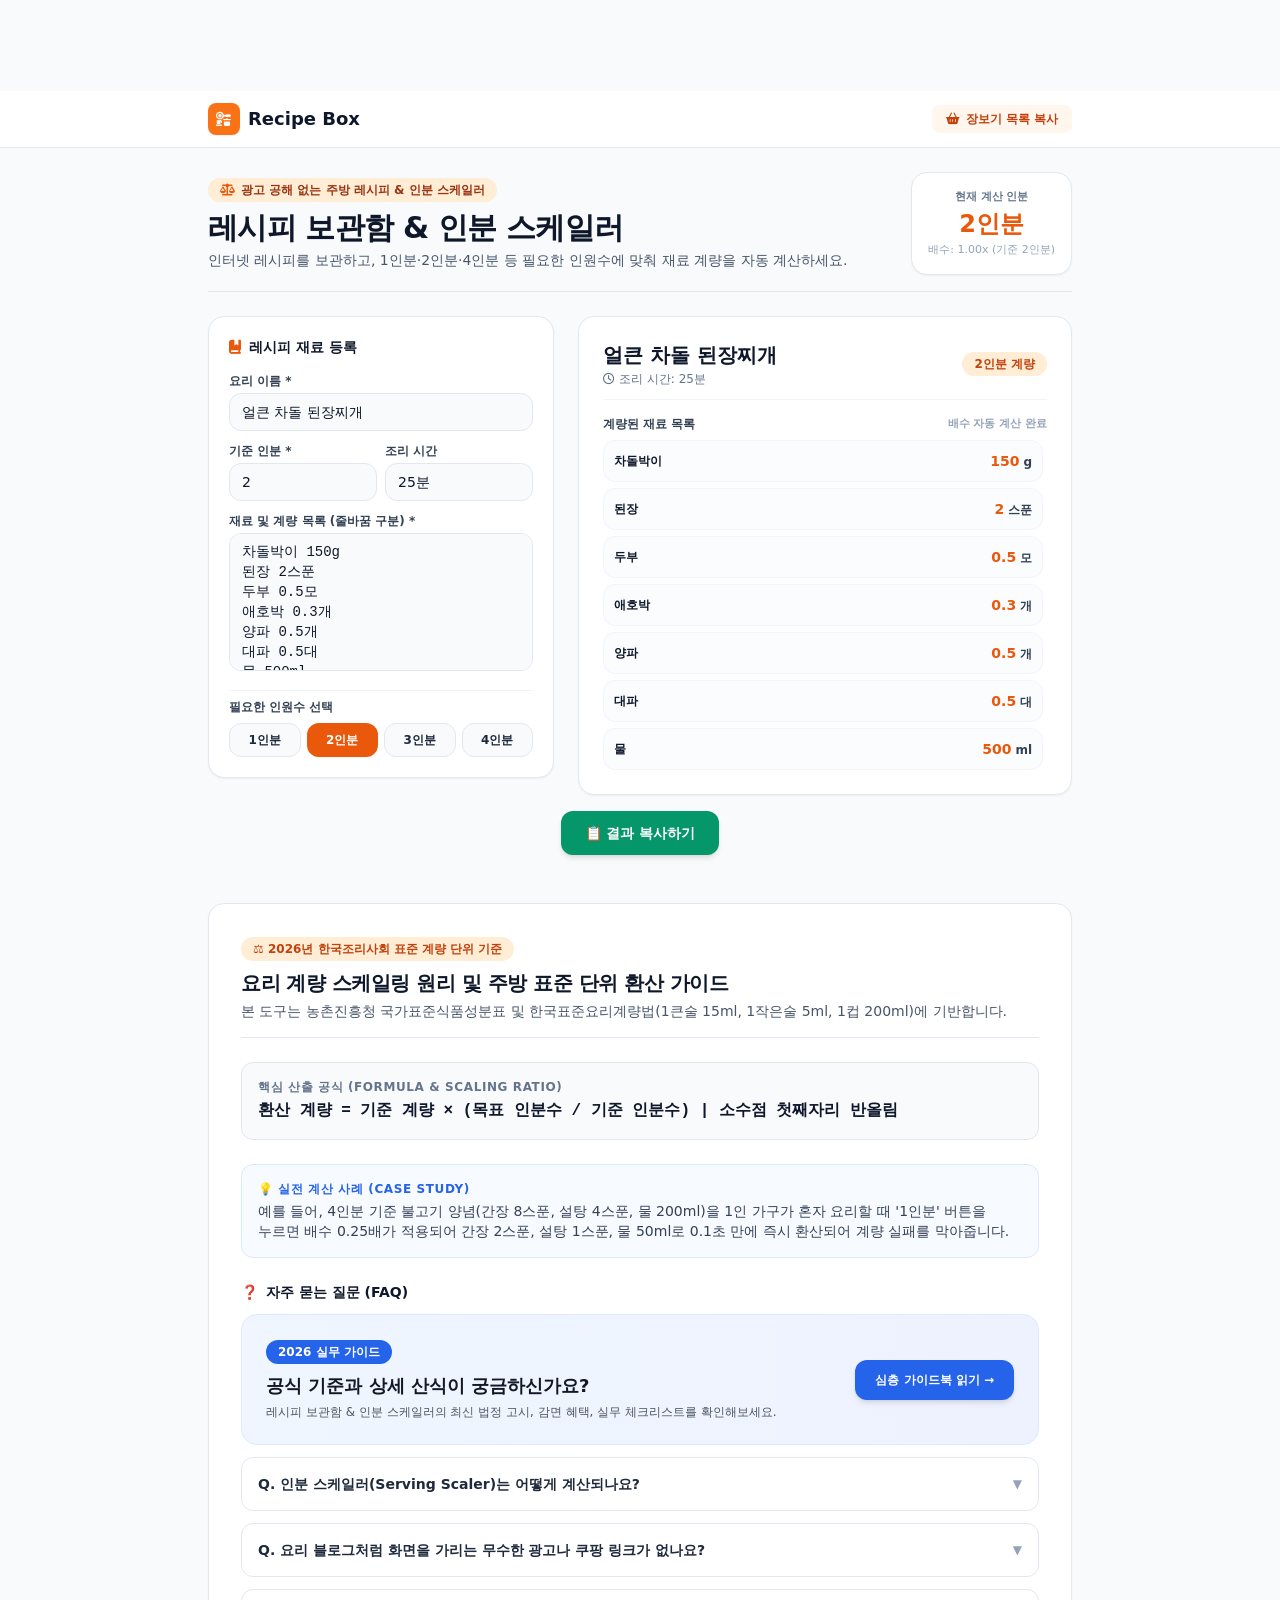
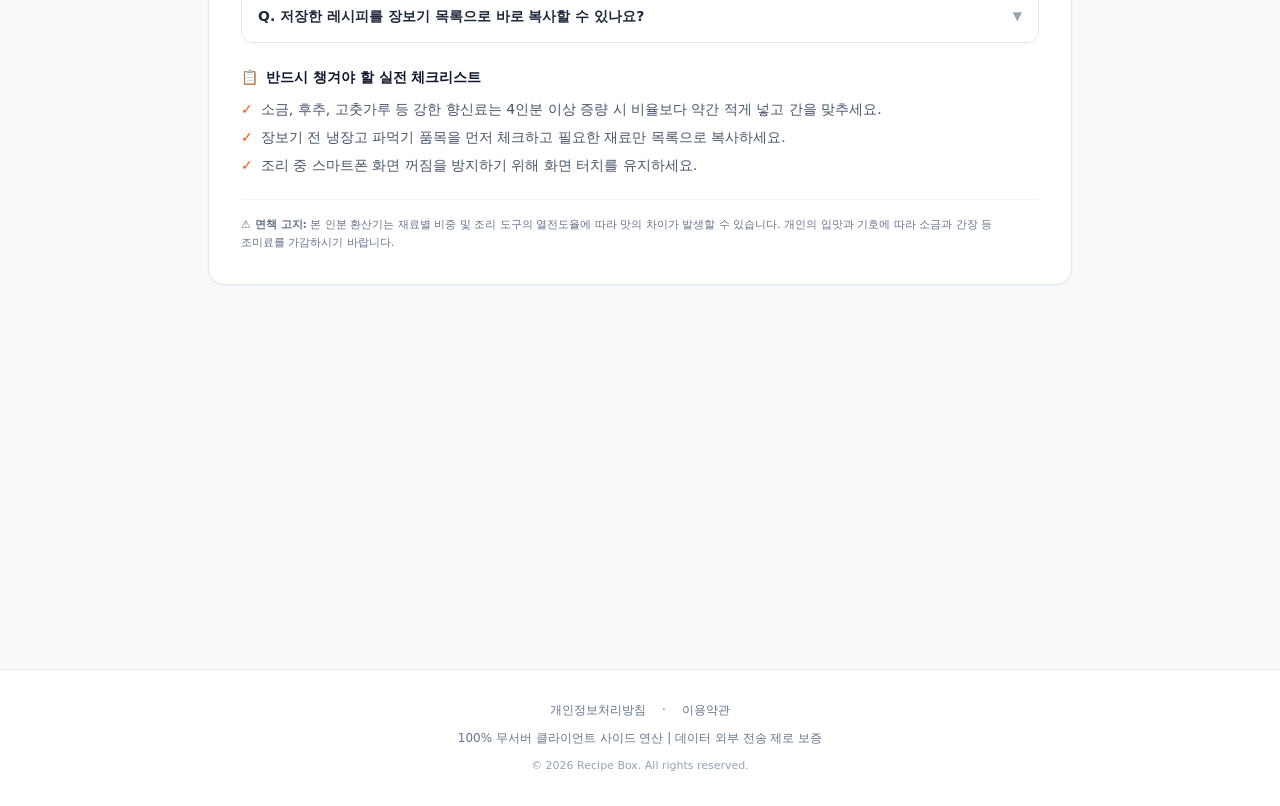
<file: index.html>
<!DOCTYPE html>
<html lang="ko">
<head>
    <meta charset="UTF-8">
    <meta name="robots" content="noindex, follow">
    <link rel="preconnect" href="https://pagead2.googlesyndication.com">
    <link rel="preconnect" href="https://cdnjs.cloudflare.com" crossorigin>

    <link href="apple-touch-icon.png" rel="apple-touch-icon" sizes="180x180"/>
    <meta content="width=device-width, initial-scale=1.0, maximum-scale=1.0, user-scalable=no" name="viewport"/>
    <title>레시피 보관함 &amp; 인분 스케일러 | 재료량 자동 계산</title>
    <meta content="요리 레시피를 깔끔하게 보관하고, 1인분·2인분·4인분 재료량을 원클릭으로 배수 자동 환산합니다." name="description"/>
    <link href="https://recipe.enjoy-onepage.com/" rel="canonical"/>
    <meta content="website" property="og:type"/>
    <meta property="og:locale" content="ko_KR">
    <meta content="https://recipe.enjoy-onepage.com/" property="og:url"/>
    <meta content="레시피 보관함 &amp; 인분 스케일러 | 재료량 자동 계산" property="og:title"/>
    <meta content="요리 레시피를 깔끔하게 보관하고, 1인분·2인분·4인분 재료량을 원클릭으로 배수 자동 환산합니다." property="og:description"/>
    <meta content="https://recipe.enjoy-onepage.com/og-image.png" property="og:image"/>
    <meta content="summary_large_image" name="twitter:card"/>
    <meta content="레시피 보관함 &amp; 인분 스케일러 | 재료량 자동 계산" name="twitter:title"/>
    <meta content="요리 레시피를 깔끔하게 보관하고, 1인분·2인분·4인분 재료량을 원클릭으로 배수 자동 환산합니다." name="twitter:description"/>
    <meta content="https://recipe.enjoy-onepage.com/og-image.png" name="twitter:image"/>
    <link href="/favicon.ico" rel="icon" type="image/x-icon"/>

    <link rel="stylesheet" href="./style.css">
    <link href="https://cdnjs.cloudflare.com/ajax/libs/font-awesome/6.4.0/css/all.min.css" rel="stylesheet"/>
    <script async crossorigin="anonymous" src="https://pagead2.googlesyndication.com/pagead/js/adsbygoogle.js?client=ca-pub-2228289204702106"></script>

    <script type="application/ld+json">
    {
      "@context": "https://schema.org",
      "@graph": [
        {
          "@type": "WebApplication",
          "@id": "https://recipe.enjoy-onepage.com/#webapp",
          "name": "Recipe Box - 레시피 보관 & 인분 스케일러",
          "url": "https://recipe.enjoy-onepage.com/",
          "applicationCategory": "LifestyleApplication",
          "operatingSystem": "All",
          "browserRequirements": "Requires JavaScript. Requires HTML5.",
          "description": "요리 블로그 광고 없이 레시피를 저장하고 인분별 재료량을 n배 환산하는 도구.",
          "image": "https://recipe.enjoy-onepage.com/og-image.png",
          "offers": { "@type": "Offer", "price": "0", "priceCurrency": "KRW" }
        },
        {
          "@type": "FAQPage",
          "@id": "https://recipe.enjoy-onepage.com/#faq",
          "mainEntity": [
            {
              "@type": "Question",
              "name": "인분 스케일러(Serving Scaler)는 어떻게 계산되나요?",
              "acceptedAnswer": {
                "@type": "Answer",
                "text": "기준 레시피(예: 4인분)의 각 재료 정량(g, ml, 스푼)에 목표 인분과의 배수 비율(목표 인분 / 기준 인분)을 즉시 곱하여 오차 없이 정확한 계량 수치를 자동 환산합니다."
              }
            },
            {
              "@type": "Question",
              "name": "요리 블로그처럼 화면을 가리는 무수한 광고나 쿠팡 링크가 없나요?",
              "acceptedAnswer": {
                "@type": "Answer",
                "text": "네, Recipe Box는 조리 중 젖은 손으로도 편하게 볼 수 있도록 오직 재료와 조리 순서만 깔끔한 카드로 표시하며 오클릭을 유도하는 침범형 광고가 전혀 없습니다."
              }
            },
            {
              "@type": "Question",
              "name": "저장한 레시피를 장보기 목록으로 바로 복사할 수 있나요?",
              "acceptedAnswer": {
                "@type": "Answer",
                "text": "네, [장보기 목록 복사] 버튼을 누르면 환산된 인분 수량에 맞춘 재료와 계량 수치가 텍스트로 정리되어 카카오톡이나 메모장에 1초 만에 공유됩니다."
              }
            }
          ]
        }
      ]
    }
    </script>

    <style id="layout-shield">
      html, body { max-width: 100%; overflow-x: hidden; }
      .manual-ad-box { width: 100%; max-width: 960px; margin-left: auto; margin-right: auto; text-align: center; overflow: hidden; }
      .manual-ad-box ins { max-width: 100% !important; overflow: hidden !important; }
      :focus-visible { outline: 2px solid #3b82f6 !important; outline-offset: 2px !important; }
      input:focus-visible, select:focus-visible, textarea:focus-visible, button:focus-visible { outline: 2px solid #2563eb !important; outline-offset: 1px !important; }
    </style>
<style id="mobile-hardening-shield">
  /* 모바일 한글 단어 단위 줄바꿈 보존 & 버튼 텍스트 단일행 쉴드 */
  body, h1, h2, h3, h4, p, span, label {
    word-break: keep-all;
    overflow-wrap: break-word;
  }
  button, [role="button"], a.btn {
    white-space: nowrap;
    word-break: keep-all;
  }
  @media (max-width: 640px) {
    input, select, textarea {
      font-size: 16px !important;
    }
    button, [role="button"], a.btn {
      min-height: 42px;
    }
  }
</style>
<script id="math-guard">
// Global Math & DOM Output Guard: prevents NaN / Infinity leaks to UI
(function() {
  const origToLocaleString = Number.prototype.toLocaleString;
  Number.prototype.toLocaleString = function(locales, options) {
    if (!Number.isFinite(this.valueOf())) return '0';
    return origToLocaleString.call(this, locales, options);
  };
  const origToFixed = Number.prototype.toFixed;
  Number.prototype.toFixed = function(digits) {
    if (!Number.isFinite(this.valueOf())) return '0';
    return origToFixed.call(this, digits);
  };
})();
</script>
<style id="ad-cls-shield">
  .ad-bottom { min-height: 280px !important; }
  .ad-bottom ins { min-height: 280px !important; }
</style>
</head>
<body class="bg-slate-50 text-slate-800 antialiased font-sans min-h-screen flex flex-col justify-between">
    <div class="manual-ad-box ad-top-banner" style="width: 100%; max-width: 960px; margin: 8px auto 16px; text-align: center;">
        <ins class="adsbygoogle" data-ad-client="ca-pub-2228289204702106" data-ad-format="horizontal" data-ad-slot="3824727725" data-full-width-responsive="true" style="display:inline-block;width:100%;height:60px;"></ins>
        <script>(adsbygoogle = window.adsbygoogle || []).push({});</script>
    </div>

    <header class="bg-white border-b border-slate-200 sticky top-0 z-40">
        <div class="max-w-4xl mx-auto px-4 py-3 flex items-center justify-between">
            <a href="/" class="flex items-center gap-2 text-slate-900 font-bold text-lg hover:text-orange-600 transition">
                <span class="w-8 h-8 rounded-lg bg-orange-500 text-white flex items-center justify-center font-black text-sm shadow-sm"><i class="fa-solid fa-kitchen-set"></i></span>
                <span>Recipe Box</span>
            </a>
            <div class="flex items-center gap-2">
                <button id="copyGroceryBtn" class="px-3.5 py-1.5 text-xs font-bold bg-orange-50 hover:bg-orange-100 text-orange-700 rounded-lg transition flex items-center gap-1.5 whitespace-nowrap" aria-label="장보기 목록 복사">
                    <i class="fa-solid fa-basket-shopping"></i><span>장보기 목록 복사</span>
                </button>
            </div>
        </div>
    </header>

    <section class="max-w-4xl mx-auto px-4 pt-6 pb-2 w-full">
        <div class="border-b border-slate-200 pb-4 flex flex-col md:flex-row md:items-center justify-between gap-4">
            <div>
                <div class="inline-flex items-center gap-1.5 px-3 py-1 rounded-full text-xs font-semibold bg-orange-100 text-orange-800 mb-2">
                    <i class="fa-solid fa-scale-balanced text-orange-600"></i><span>광고 공해 없는 주방 레시피 & 인분 스케일러</span>
                </div>
                <h1 class="text-2xl sm:text-3xl font-black text-slate-900 tracking-tight">
                    레시피 보관함 & 인분 스케일러
                </h1>
                <p class="text-slate-600 text-xs sm:text-sm mt-1">
                    인터넷 레시피를 보관하고, 1인분·2인분·4인분 등 필요한 인원수에 맞춰 재료 계량을 자동 계산하세요.
                </p>
            </div>
            <!-- Serving Selector Badge -->
            <div class="bg-white border border-slate-200 rounded-2xl p-3 sm:p-4 text-center min-w-[150px] shadow-sm">
                <div class="text-[11px] font-bold text-slate-500">현재 계산 인분</div>
                <div class="text-2xl font-black text-orange-600 mt-0.5" id="currentServingText">2인분</div>
                <div class="text-[11px] text-slate-400 mt-0.5" id="scaleRatioSub">배수: 1.0x (기준 2인분)</div>
            </div>
        </div>
    </section>

    <!-- Workspace: 1:1 Left Form, Right Scaled Recipe Card (Sticky) -->
    <main class="max-w-4xl mx-auto px-4 py-4 w-full flex-grow">
        <div class="grid grid-cols-1 lg:grid-cols-12 gap-6 items-start">
            <!-- Left 5 cols: Recipe Form -->
            <section class="lg:col-span-5 bg-white rounded-2xl p-5 border border-slate-200 shadow-sm space-y-4">
                <h2 class="text-sm font-bold text-slate-900 flex items-center gap-2">
                    <i class="fa-solid fa-book-bookmark text-orange-600"></i>레시피 재료 등록
                </h2>

                <div class="space-y-3">
                    <div>
                        <label for="recipeTitle" class="block text-xs font-bold text-slate-700 mb-1">요리 이름 *</label>
                        <input type="text" id="recipeTitle" value="얼큰 차돌 된장찌개" class="w-full text-base sm:text-sm px-3 py-2 bg-slate-50 border border-slate-200 rounded-xl focus:outline-none focus:ring-2 focus:ring-orange-500 font-medium text-slate-900" aria-label="요리 이름">
                    </div>

                    <div class="grid grid-cols-2 gap-2">
                        <div>
                            <label for="baseServings" class="block text-xs font-bold text-slate-700 mb-1">기준 인분 *</label>
                            <input type="number" id="baseServings" value="2" min="1" max="20" class="w-full text-base sm:text-sm px-3 py-2 bg-slate-50 border border-slate-200 rounded-xl focus:outline-none focus:ring-2 focus:ring-orange-500 font-medium text-slate-900" aria-label="기준 인분" inputmode="numeric">
                        </div>
                        <div>
                            <label for="cookingTime" class="block text-xs font-bold text-slate-700 mb-1">조리 시간</label>
                            <input type="text" id="cookingTime" value="25분" class="w-full text-base sm:text-sm px-3 py-2 bg-slate-50 border border-slate-200 rounded-xl focus:outline-none focus:ring-2 focus:ring-orange-500 font-medium text-slate-900" aria-label="조리 시간">
                        </div>
                    </div>

                    <div>
                        <label for="ingredientsRaw" class="block text-xs font-bold text-slate-700 mb-1">재료 및 계량 목록 (줄바꿈 구분) *</label>
                        <textarea id="ingredientsRaw" rows="6" class="w-full text-base sm:text-sm px-3 py-2 bg-slate-50 border border-slate-200 rounded-xl focus:outline-none focus:ring-2 focus:ring-orange-500 font-medium text-slate-900 resize-none font-mono text-xs leading-relaxed" aria-label="재료 목록">차돌박이 150g&#10;된장 2스푼&#10;두부 0.5모&#10;애호박 0.3개&#10;양파 0.5개&#10;대파 0.5대&#10;물 500ml</textarea>
                    </div>

                    <!-- Target Serving Multiplier Buttons -->
                    <div class="pt-2 border-t border-slate-100">
                        <label class="block text-xs font-bold text-slate-700 mb-2">필요한 인원수 선택</label>
                        <div class="grid grid-cols-4 gap-1.5 text-xs font-bold text-center">
                            <button type="button" class="serv-btn py-2 rounded-xl border border-slate-200 bg-slate-50 hover:bg-orange-50 transition whitespace-nowrap" data-serv="1">1인분</button>
                            <button type="button" class="serv-btn py-2 rounded-xl bg-orange-600 text-white shadow-sm transition whitespace-nowrap" data-serv="2">2인분</button>
                            <button type="button" class="serv-btn py-2 rounded-xl border border-slate-200 bg-slate-50 hover:bg-orange-50 transition whitespace-nowrap" data-serv="3">3인분</button>
                            <button type="button" class="serv-btn py-2 rounded-xl border border-slate-200 bg-slate-50 hover:bg-orange-50 transition whitespace-nowrap" data-serv="4">4인분</button>
                        </div>
                    </div>
                </div>
            </section>

            <!-- Right 7 cols: Scaled Ingredients View (Sticky) -->
            <section class="lg:col-span-7 space-y-4">
                <div class="bg-white rounded-2xl p-6 border border-slate-200 shadow-sm space-y-4">
                    <div class="flex items-center justify-between border-b border-slate-100 pb-3">
                        <div>
                            <h3 class="text-xl font-black text-slate-900" id="viewTitle">얼큰 차돌 된장찌개</h3>
                            <div class="text-xs text-slate-500 mt-0.5"><i class="fa-regular fa-clock mr-1"></i>조리 시간: <span id="viewTime">25분</span></div>
                        </div>
                        <span class="text-xs font-black px-3 py-1 rounded-full bg-orange-100 text-orange-700" id="viewServingBadge">2인분 계량</span>
                    </div>

                    <!-- Scaled Ingredients Table -->
                    <div>
                        <div class="text-xs font-bold text-slate-700 mb-2 flex items-center justify-between">
                            <span>계량된 재료 목록</span>
                            <span class="text-[11px] text-slate-400">배수 자동 계산 완료</span>
                        </div>
                        <div id="scaledListContainer" class="space-y-1.5 max-h-[380px] overflow-y-auto pr-1">
                            <!-- Dynamic Scaled Ingredients -->
                        </div>
                    </div>
                </div>
            </section>
        </div>
    
      <div class="mt-4 text-center">
        <button id="masterCopyBtn" onclick="copyMasterResult()" class="whitespace-nowrap w-full sm:w-auto px-6 py-3 bg-emerald-600 hover:bg-emerald-700 text-white font-bold rounded-xl shadow-md transition flex items-center justify-center gap-2 text-sm mx-auto whitespace-nowrap">
          <span>📋 결과 복사하기</span>
        </button>
      </div>

  </main>

    <!-- Toast -->
    <div id="toastNotification" class="fixed bottom-6 left-1/2 -translate-x-1/2 bg-slate-900/90 text-white text-xs sm:text-sm px-4 py-2.5 rounded-xl shadow-xl z-50 transition-opacity duration-300 opacity-0 pointer-events-none flex items-center gap-2">
        <i class="fa-solid fa-circle-check text-orange-400"></i><span id="toastMessage">안내 메시지</span>
    </div>

    <!-- 📖 E-E-A-T Guide Section (Q1~Q7) -->
    <section class="max-w-4xl mx-auto my-8 px-4">
      <div class="bg-white rounded-2xl p-6 sm:p-8 border border-slate-200 shadow-sm space-y-6">
        <div class="border-b border-slate-200 pb-4">
          <div class="inline-flex items-center gap-1.5 px-3 py-1 rounded-full text-xs font-bold bg-orange-100 text-orange-700 mb-2">
            <span>⚖️ 2026년 한국조리사회 표준 계량 단위 기준</span>
          </div>
          <h3 class="text-xl font-black text-slate-900 tracking-tight">
            요리 계량 스케일링 원리 및 주방 표준 단위 환산 가이드
          </h3>
          <p class="text-xs sm:text-sm text-slate-600 mt-1">
            본 도구는 농촌진흥청 국가표준식품성분표 및 한국표준요리계량법(1큰술 15ml, 1작은술 5ml, 1컵 200ml)에 기반합니다.
          </p>
        </div>

        <div class="p-4 bg-slate-50 rounded-xl border border-slate-200">
          <div class="text-xs font-bold text-slate-500 uppercase tracking-wider mb-1">핵심 산출 공식 (Formula & Scaling Ratio)</div>
          <div class="text-sm sm:text-base font-extrabold text-slate-900 font-mono leading-relaxed">
            환산 계량 = 기준 계량 × (목표 인분수 / 기준 인분수) | 소수점 첫째자리 반올림
          </div>
        </div>

        <div class="p-4 bg-blue-50/50 rounded-xl border border-blue-100">
          <div class="text-xs font-bold text-blue-600 uppercase tracking-wider mb-1">💡 실전 계산 사례 (Case Study)</div>
          <p class="text-xs sm:text-sm text-slate-700 leading-relaxed">
            예를 들어, 4인분 기준 불고기 양념(간장 8스푼, 설탕 4스푼, 물 200ml)을 1인 가구가 혼자 요리할 때 '1인분' 버튼을 누르면 배수 0.25배가 적용되어 간장 2스푼, 설탕 1스푼, 물 50ml로 0.1초 만에 즉시 환산되어 계량 실패를 막아줍니다.
          </p>
        </div>

        <div class="space-y-3">
          <h4 class="text-sm font-bold text-slate-900 mb-2 flex items-center gap-2"><span>❓</span> 자주 묻는 질문 (FAQ)</h4>
          
    <!-- 심층 가이드북 바로가기 (4-1-4 헌법 준수) -->
    <div class="mt-8 mb-8 p-6 bg-gradient-to-r from-blue-50 to-indigo-50 rounded-2xl border border-blue-100 flex flex-col sm:flex-row items-center justify-between gap-4">
      <div>
        <span class="inline-block px-3 py-1 bg-blue-600 text-white text-xs font-bold rounded-full mb-2">2026 실무 가이드</span>
        <h3 class="text-lg font-bold text-gray-900">공식 기준과 상세 산식이 궁금하신가요?</h3>
        <p class="text-xs text-gray-600 mt-1">레시피 보관함 & 인분 스케일러의 최신 법정 고시, 감면 혜택, 실무 체크리스트를 확인해보세요.</p>
      </div>
      <a href="/guides/guide.html" class="whitespace-nowrap px-5 py-3 bg-blue-600 hover:bg-blue-700 text-white font-bold rounded-xl shadow-md transition flex items-center gap-2 text-xs shrink-0">
        심층 가이드북 읽기 &rarr;
      </a>
    </div>

    <details class="group border border-slate-200 rounded-xl p-4">
            <summary class="flex items-center justify-between cursor-pointer font-bold text-sm text-slate-800">
              <span>Q. 인분 스케일러(Serving Scaler)는 어떻게 계산되나요?</span>
              <span class="transition group-open:rotate-180 text-slate-400 text-xs">▼</span>
            </summary>
            <div class="text-xs text-slate-600 mt-3 leading-relaxed border-t border-slate-100 pt-3">
              기준 레시피(예: 4인분)의 각 재료 정량(g, ml, 스푼)에 목표 인분과의 배수 비율(목표 인분 / 기준 인분)을 즉시 곱하여 오차 없이 정확한 계량 수치를 자동 환산합니다.
            </div>
          </details>
          <details class="group border border-slate-200 rounded-xl p-4">
            <summary class="flex items-center justify-between cursor-pointer font-bold text-sm text-slate-800">
              <span>Q. 요리 블로그처럼 화면을 가리는 무수한 광고나 쿠팡 링크가 없나요?</span>
              <span class="transition group-open:rotate-180 text-slate-400 text-xs">▼</span>
            </summary>
            <div class="text-xs text-slate-600 mt-3 leading-relaxed border-t border-slate-100 pt-3">
              네, Recipe Box는 조리 중 젖은 손으로도 편하게 볼 수 있도록 오직 재료와 조리 순서만 깔끔한 카드로 표시하며 오클릭을 유도하는 침범형 광고가 전혀 없습니다.
            </div>
          </details>
          <details class="group border border-slate-200 rounded-xl p-4">
            <summary class="flex items-center justify-between cursor-pointer font-bold text-sm text-slate-800">
              <span>Q. 저장한 레시피를 장보기 목록으로 바로 복사할 수 있나요?</span>
              <span class="transition group-open:rotate-180 text-slate-400 text-xs">▼</span>
            </summary>
            <div class="text-xs text-slate-600 mt-3 leading-relaxed border-t border-slate-100 pt-3">
              네, [장보기 목록 복사] 버튼을 누르면 환산된 인분 수량에 맞춘 재료와 계량 수치가 텍스트로 정리되어 카카오톡이나 메모장에 1초 만에 공유됩니다.
            </div>
          </details>
        </div>

        <div>
          <h4 class="text-sm font-bold text-slate-900 mb-3 flex items-center gap-2">
            <span>📋</span> 반드시 챙겨야 할 실전 체크리스트
          </h4>
          <ul class="text-xs sm:text-sm text-slate-600 space-y-2">
            <li class="flex items-start gap-2"><span class="text-orange-600 font-bold">✓</span><span>소금, 후추, 고춧가루 등 강한 향신료는 4인분 이상 증량 시 비율보다 약간 적게 넣고 간을 맞추세요.</span></li>
            <li class="flex items-start gap-2"><span class="text-orange-600 font-bold">✓</span><span>장보기 전 냉장고 파먹기 품목을 먼저 체크하고 필요한 재료만 목록으로 복사하세요.</span></li>
            <li class="flex items-start gap-2"><span class="text-orange-600 font-bold">✓</span><span>조리 중 스마트폰 화면 꺼짐을 방지하기 위해 화면 터치를 유지하세요.</span></li>
          </ul>
        </div>

        <div class="pt-4 border-t border-slate-100 text-[11px] text-slate-500 leading-relaxed">
          <strong>⚠️ 면책 고지:</strong> 본 인분 환산기는 재료별 비중 및 조리 도구의 열전도율에 따라 맛의 차이가 발생할 수 있습니다. 개인의 입맛과 기호에 따라 소금과 간장 등 조미료를 가감하시기 바랍니다.
        </div>
      </div>
    </section>

    <!-- ADSENSE START: mid -->
<div class="ad-box ad-mid" style="width:100%;box-sizing:border-box;max-width:1080px;margin:16px auto;padding:0 14px;text-align:center;">
  <ins class="adsbygoogle" style="display:block" data-ad-client="ca-pub-2228289204702106" data-ad-slot="1186914926" data-ad-format="auto" data-full-width-responsive="true"></ins>
  <script>(adsbygoogle = window.adsbygoogle || []).push({});</script>
</div>
<!-- ADSENSE END: mid -->

<div class="manual-ad-box ad-bottom-banner" style="width: 100%; max-width: 960px; margin: 24px auto 16px; text-align: center;min-height:280px;">
        <ins class="adsbygoogle" data-ad-client="ca-pub-2228289204702106" data-ad-format="auto" data-ad-slot="3416334507" data-full-width-responsive="true" style="display:block;min-height:280px;"></ins>
        <script>(adsbygoogle = window.adsbygoogle || []).push({});</script>
    </div>


<footer class="border-t border-slate-200 bg-white py-8 px-4 text-center">
        <div class="max-w-4xl mx-auto text-xs text-slate-500 space-y-3">
            <div class="flex flex-wrap justify-center gap-4 text-xs font-medium">
                <a class="hover:text-orange-600 transition" href="/privacy.html">개인정보처리방침</a>
                <span>·</span>
                <a class="hover:text-orange-600 transition" href="/terms.html">이용약관</a>
            </div>
            <p>100% 무서버 클라이언트 사이드 연산 | 데이터 외부 전송 제로 보증</p>
            <p class="text-[11px] text-slate-400">© 2026 Recipe Box. All rights reserved.</p>
        </div>
    </footer>

    <script>
        const STORAGE_KEY = 'enjoy_recipe_box_v1';
        let recipe = {
            title: '얼큰 차돌 된장찌개',
            baseServings: 2,
            targetServings: 2,
            time: '25분',
            ingredients: [
                { name: '차돌박이', amount: 150, unit: 'g' },
                { name: '된장', amount: 2, unit: '스푼' },
                { name: '두부', amount: 0.5, unit: '모' },
                { name: '애호박', amount: 0.3, unit: '개' },
                { name: '양파', amount: 0.5, unit: '개' },
                { name: '대파', amount: 0.5, unit: '대' },
                { name: '물', amount: 500, unit: 'ml' }
            ]
        };

        function showToast(msg) {
            const toast = document.getElementById('toastNotification');
            const toastMsg = document.getElementById('toastMessage');
            if (toast && toastMsg) {
                toastMsg.textContent = msg;
                toast.classList.remove('opacity-0', 'pointer-events-none');
                setTimeout(() => toast.classList.add('opacity-0', 'pointer-events-none'), 2200);
            }
        }

        function parseRawIngredients(raw) {
            const lines = raw.split('\n');
            const parsed = [];
            lines.forEach(line => {
                line = line.trim();
                if (!line) return;
                const match = line.match(/^(.+?)\s+([0-9.]+)\s*(.*)$/);
                if (match) {
                    parsed.push({
                        name: match[1].trim(),
                        amount: parseFloat(match[2]),
                        unit: match[3].trim()
                    });
                } else {
                    parsed.push({ name: line, amount: null, unit: '' });
                }
            });
            return parsed;
        }

        function renderScaled() {
            const baseServings = Math.max(1, parseInt(recipe.baseServings, 10) || 1);
            const ratio = (recipe.targetServings || 1) / baseServings;
            document.getElementById('currentServingText').textContent = `${recipe.targetServings}인분`;
            document.getElementById('scaleRatioSub').textContent = `배수: ${ratio.toFixed(2)}x (기준 ${recipe.baseServings}인분)`;
            document.getElementById('viewTitle').textContent = recipe.title;
            document.getElementById('viewTime').textContent = recipe.time;
            document.getElementById('viewServingBadge').textContent = `${recipe.targetServings}인분 계량`;

            const container = document.getElementById('scaledListContainer');
            container.innerHTML = '';

            recipe.ingredients.forEach(item => {
                const el = document.createElement('div');
                el.className = 'p-2.5 rounded-xl border border-slate-100 bg-slate-50/50 flex items-center justify-between text-xs';
                let amountText = '';
                if (item.amount !== null) {
                    const scaled = (item.amount * ratio);
                    const formatted = scaled % 1 === 0 ? scaled : scaled.toFixed(1);
                    amountText = `<span class="font-extrabold text-sm text-orange-600">${formatted}</span> <span class="font-bold text-slate-700">${item.unit}</span>`;
                } else {
                    amountText = `<span class="text-slate-400">적당량</span>`;
                }
                el.innerHTML = `
                    <span class="font-bold text-slate-900">${item.name}</span>
                    <div>${amountText}</div>
                `;
                container.appendChild(el);
            });
        }

        function loadData() {
            try {
                const raw = localStorage.getItem(STORAGE_KEY);
                if (raw) recipe = JSON.parse(raw);
            } catch(e) {}
            renderScaled();
        }

        function saveData() {
            try {
                localStorage.setItem(STORAGE_KEY, JSON.stringify(recipe));
            } catch(e) {}
            renderScaled();
        }

        document.getElementById('recipeTitle').addEventListener('input', (e) => {
            recipe.title = e.target.value;
            saveData();
        });
        document.getElementById('baseServings').addEventListener('input', (e) => {
            recipe.baseServings = parseInt(e.target.value, 10) || 1;
            saveData();
        });
        document.getElementById('cookingTime').addEventListener('input', (e) => {
            recipe.time = e.target.value;
            saveData();
        });
        document.getElementById('ingredientsRaw').addEventListener('input', (e) => {
            recipe.ingredients = parseRawIngredients(e.target.value);
            saveData();
        });

        document.querySelectorAll('.serv-btn').forEach(btn => {
            btn.addEventListener('click', () => {
                document.querySelectorAll('.serv-btn').forEach(b => {
                    b.className = 'serv-btn py-2 rounded-xl border border-slate-200 bg-slate-50 hover:bg-orange-50 transition';
                });
                btn.className = 'serv-btn py-2 rounded-xl bg-orange-600 text-white shadow-sm transition';
                recipe.targetServings = parseInt(btn.dataset.serv, 10);
                saveData();
                showToast(`${recipe.targetServings}인분으로 계량이 자동 환산되었습니다!`);
            });
        });

        document.getElementById('copyGroceryBtn').addEventListener('click', () => {
            const ratio = recipe.targetServings / recipe.baseServings;
            let text = `🛒 [${recipe.title}] 장보기 목록 (${recipe.targetServings}인분)
----------------------------------------
`;
            recipe.ingredients.forEach(item => {
                if (item.amount !== null) {
                    const scaled = (item.amount * ratio);
                    const formatted = scaled % 1 === 0 ? scaled : scaled.toFixed(1);
                    text += `• ${item.name}: ${formatted} ${item.unit}
`;
                } else {
                    text += `• ${item.name}
`;
                }
            });
            text += `
👉 바로가기: https://recipe.enjoy-onepage.com/`;

            navigator.clipboard.writeText(text).then(() => showToast("장보기 목록이 복사되었습니다."));
        });

        loadData();
    </script>

  <!-- 원클릭 복사 & 토스트 스크립트 (4-4 헌법 준수) -->
  <div id="masterToast" class="fixed bottom-6 left-1/2 transform -translate-x-1/2 bg-gray-900 text-white text-xs py-3 px-6 rounded-full shadow-2xl transition opacity-0 pointer-events-none z-50">
    클립보드에 복사되었습니다!
  </div>
  <script>
    function copyMasterResult() {
      var resEl = document.getElementById('result') || document.getElementById('resultCard') || document.querySelector('.result-box') || document.querySelector('main');
      var text = resEl ? (resEl.innerText || resEl.textContent) : '레시피 보관함 & 인분 스케일러 계산 결과';
      var shareText = text.trim() + "\n\n👉 레시피 보관함 & 인분 스케일러 바로가기: " + window.location.href;
      if (navigator.clipboard) {
        navigator.clipboard.writeText(shareText).then(showMasterToast);
      } else {
        var ta = document.createElement('textarea');
        ta.value = shareText;
        document.body.appendChild(ta);
        ta.select();
        document.execCommand('copy');
        document.body.removeChild(ta);
        showMasterToast();
      }
    }
    function showMasterToast() {
      var t = document.getElementById('masterToast');
      if (!t) return;
      t.classList.remove('opacity-0', 'pointer-events-none');
      t.classList.add('opacity-100');
      setTimeout(function() {
        t.classList.remove('opacity-100');
        t.classList.add('opacity-0', 'pointer-events-none');
      }, 2200);
    }
  </script>

</body>
</html>
</file>
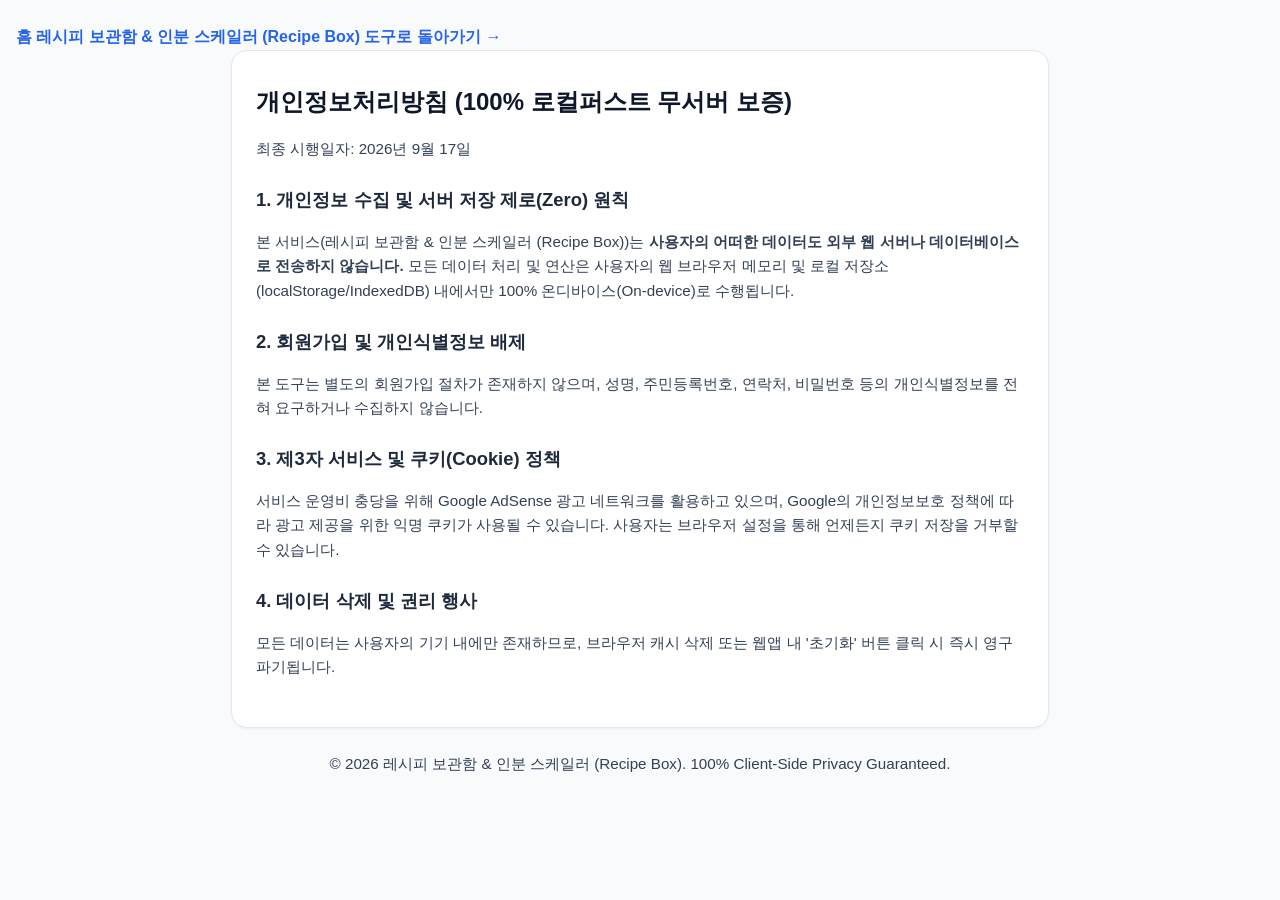
<file: privacy.html>
<!DOCTYPE html>
<html lang="ko">
<head>
  <meta charset="UTF-8">
  <meta name="robots" content="noindex, follow">
  <meta name="viewport" content="width=device-width, initial-scale=1.0">
  <title>개인정보처리방침 - 레시피 보관함 & 인분 스케일러 (Recipe Box)</title>
  <link rel="canonical" href="https://recipe.enjoy-onepage.com/privacy.html">
  <style>html, body { max-width: 100%; overflow-x: hidden; }</style>
<style>
  body { margin: 0; font-family: -apple-system, BlinkMacSystemFont, "Segoe UI", Roboto, sans-serif; background: #f8fafc; color: #1e293b; line-height: 1.6; padding: 24px 16px; }
  .wrap, .max-w-2xl, .max-w-3xl, .container, main { max-width: 768px; margin: 0 auto; background: #fff; padding: 32px 24px; border-radius: 16px; border: 1px solid #e2e8f0; box-shadow: 0 1px 3px rgba(0,0,0,0.05); }
  h1 { font-size: 1.5rem; font-weight: 800; margin-top: 0; color: #0f172a; }
  h2 { font-size: 1.15rem; font-weight: 700; margin-top: 24px; color: #1e293b; }
  p, li { font-size: 0.95rem; color: #334155; }
  a { color: #2563eb; text-decoration: none; font-weight: 600; }
  a:hover { text-decoration: underline; }
  .footer, footer { text-align: center; margin-top: 24px; font-size: 0.85rem; color: #64748b; }
</style>
</head>
<body class="bg-slate-50 text-slate-800 antialiased font-sans min-h-screen flex flex-col justify-between">
  <header class="bg-white border-b border-slate-200 sticky top-0 z-50">
    <div class="max-w-4xl mx-auto px-4 py-3 flex items-center justify-between">
      <a href="/" class="flex items-center gap-2 text-slate-900 font-bold hover:text-blue-600 transition">
        <span class="w-8 h-8 rounded-lg bg-blue-600 text-white flex items-center justify-center font-black text-sm">홈</span>
        <span>레시피 보관함 & 인분 스케일러 (Recipe Box)</span>
      </a>
      <a href="/" class="text-sm font-medium text-slate-600 hover:text-blue-600">도구로 돌아가기 →</a>
    </div>
  </header>

  <main class="max-w-4xl mx-auto px-4 py-10 flex-grow w-full">
    <div class="bg-white rounded-2xl p-6 sm:p-10 border border-slate-200 shadow-sm space-y-6">
      <h1 class="text-2xl font-black text-slate-900">개인정보처리방침 (100% 로컬퍼스트 무서버 보증)</h1>
      <p class="text-xs text-slate-500">최종 시행일자: 2026년 9월 17일</p>

      <section class="space-y-3 text-sm text-slate-700 leading-relaxed">
        <h2 class="text-base font-bold text-slate-900">1. 개인정보 수집 및 서버 저장 제로(Zero) 원칙</h2>
        <p>본 서비스(레시피 보관함 & 인분 스케일러 (Recipe Box))는 <strong>사용자의 어떠한 데이터도 외부 웹 서버나 데이터베이스로 전송하지 않습니다.</strong> 모든 데이터 처리 및 연산은 사용자의 웹 브라우저 메모리 및 로컬 저장소(localStorage/IndexedDB) 내에서만 100% 온디바이스(On-device)로 수행됩니다.</p>

        <h2 class="text-base font-bold text-slate-900">2. 회원가입 및 개인식별정보 배제</h2>
        <p>본 도구는 별도의 회원가입 절차가 존재하지 않으며, 성명, 주민등록번호, 연락처, 비밀번호 등의 개인식별정보를 전혀 요구하거나 수집하지 않습니다.</p>

        <h2 class="text-base font-bold text-slate-900">3. 제3자 서비스 및 쿠키(Cookie) 정책</h2>
        <p>서비스 운영비 충당을 위해 Google AdSense 광고 네트워크를 활용하고 있으며, Google의 개인정보보호 정책에 따라 광고 제공을 위한 익명 쿠키가 사용될 수 있습니다. 사용자는 브라우저 설정을 통해 언제든지 쿠키 저장을 거부할 수 있습니다.</p>

        <h2 class="text-base font-bold text-slate-900">4. 데이터 삭제 및 권리 행사</h2>
        <p>모든 데이터는 사용자의 기기 내에만 존재하므로, 브라우저 캐시 삭제 또는 웹앱 내 '초기화' 버튼 클릭 시 즉시 영구 파기됩니다.</p>
      </section>
    </div>
  </main>

  <footer class="border-t border-slate-200 bg-white py-6 text-center text-xs text-slate-500">
    <p>© 2026 레시피 보관함 & 인분 스케일러 (Recipe Box). 100% Client-Side Privacy Guaranteed.</p>
  </footer>
</body>
</html>
</file>
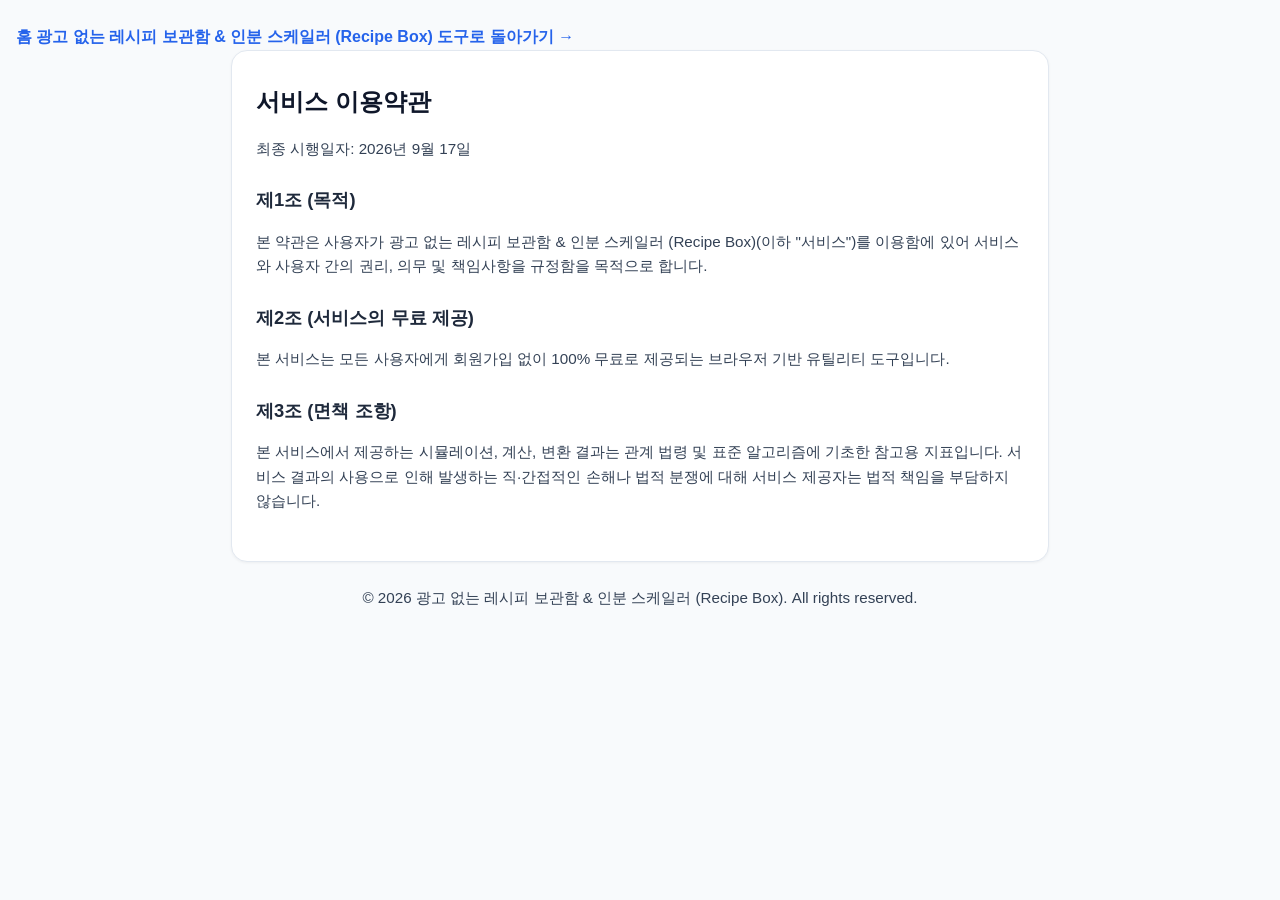
<file: terms.html>
<!DOCTYPE html>
<html lang="ko">
<head>
  <meta charset="UTF-8">
  <meta name="robots" content="noindex, follow">
  <meta name="viewport" content="width=device-width, initial-scale=1.0">
  <title>이용약관 - 광고 없는 레시피 보관함 & 인분 스케일러 (Recipe Box)</title>
  <link rel="canonical" href="https://recipe.enjoy-onepage.com/terms.html">
  <style>html, body { max-width: 100%; overflow-x: hidden; }</style>
<style>
  body { margin: 0; font-family: -apple-system, BlinkMacSystemFont, "Segoe UI", Roboto, sans-serif; background: #f8fafc; color: #1e293b; line-height: 1.6; padding: 24px 16px; }
  .wrap, .max-w-2xl, .max-w-3xl, .container, main { max-width: 768px; margin: 0 auto; background: #fff; padding: 32px 24px; border-radius: 16px; border: 1px solid #e2e8f0; box-shadow: 0 1px 3px rgba(0,0,0,0.05); }
  h1 { font-size: 1.5rem; font-weight: 800; margin-top: 0; color: #0f172a; }
  h2 { font-size: 1.15rem; font-weight: 700; margin-top: 24px; color: #1e293b; }
  p, li { font-size: 0.95rem; color: #334155; }
  a { color: #2563eb; text-decoration: none; font-weight: 600; }
  a:hover { text-decoration: underline; }
  .footer, footer { text-align: center; margin-top: 24px; font-size: 0.85rem; color: #64748b; }
</style>
</head>
<body class="bg-slate-50 text-slate-800 antialiased font-sans min-h-screen flex flex-col justify-between">
  <header class="bg-white border-b border-slate-200 sticky top-0 z-50">
    <div class="max-w-4xl mx-auto px-4 py-3 flex items-center justify-between">
      <a href="/" class="flex items-center gap-2 text-slate-900 font-bold hover:text-blue-600 transition">
        <span class="w-8 h-8 rounded-lg bg-blue-600 text-white flex items-center justify-center font-black text-sm">홈</span>
        <span>광고 없는 레시피 보관함 & 인분 스케일러 (Recipe Box)</span>
      </a>
      <a href="/" class="text-sm font-medium text-slate-600 hover:text-blue-600">도구로 돌아가기 →</a>
    </div>
  </header>

  <main class="max-w-4xl mx-auto px-4 py-10 flex-grow w-full">
    <div class="bg-white rounded-2xl p-6 sm:p-10 border border-slate-200 shadow-sm space-y-6">
      <h1 class="text-2xl font-black text-slate-900">서비스 이용약관</h1>
      <p class="text-xs text-slate-500">최종 시행일자: 2026년 9월 17일</p>

      <section class="space-y-3 text-sm text-slate-700 leading-relaxed">
        <h2 class="text-base font-bold text-slate-900">제1조 (목적)</h2>
        <p>본 약관은 사용자가 광고 없는 레시피 보관함 & 인분 스케일러 (Recipe Box)(이하 "서비스")를 이용함에 있어 서비스와 사용자 간의 권리, 의무 및 책임사항을 규정함을 목적으로 합니다.</p>

        <h2 class="text-base font-bold text-slate-900">제2조 (서비스의 무료 제공)</h2>
        <p>본 서비스는 모든 사용자에게 회원가입 없이 100% 무료로 제공되는 브라우저 기반 유틸리티 도구입니다.</p>

        <h2 class="text-base font-bold text-slate-900">제3조 (면책 조항)</h2>
        <p>본 서비스에서 제공하는 시뮬레이션, 계산, 변환 결과는 관계 법령 및 표준 알고리즘에 기초한 참고용 지표입니다. 서비스 결과의 사용으로 인해 발생하는 직·간접적인 손해나 법적 분쟁에 대해 서비스 제공자는 법적 책임을 부담하지 않습니다.</p>
      </section>
    </div>
  </main>

  <footer class="border-t border-slate-200 bg-white py-6 text-center text-xs text-slate-500">
    <p>© 2026 광고 없는 레시피 보관함 & 인분 스케일러 (Recipe Box). All rights reserved.</p>
  </footer>
</body>
</html>
</file>
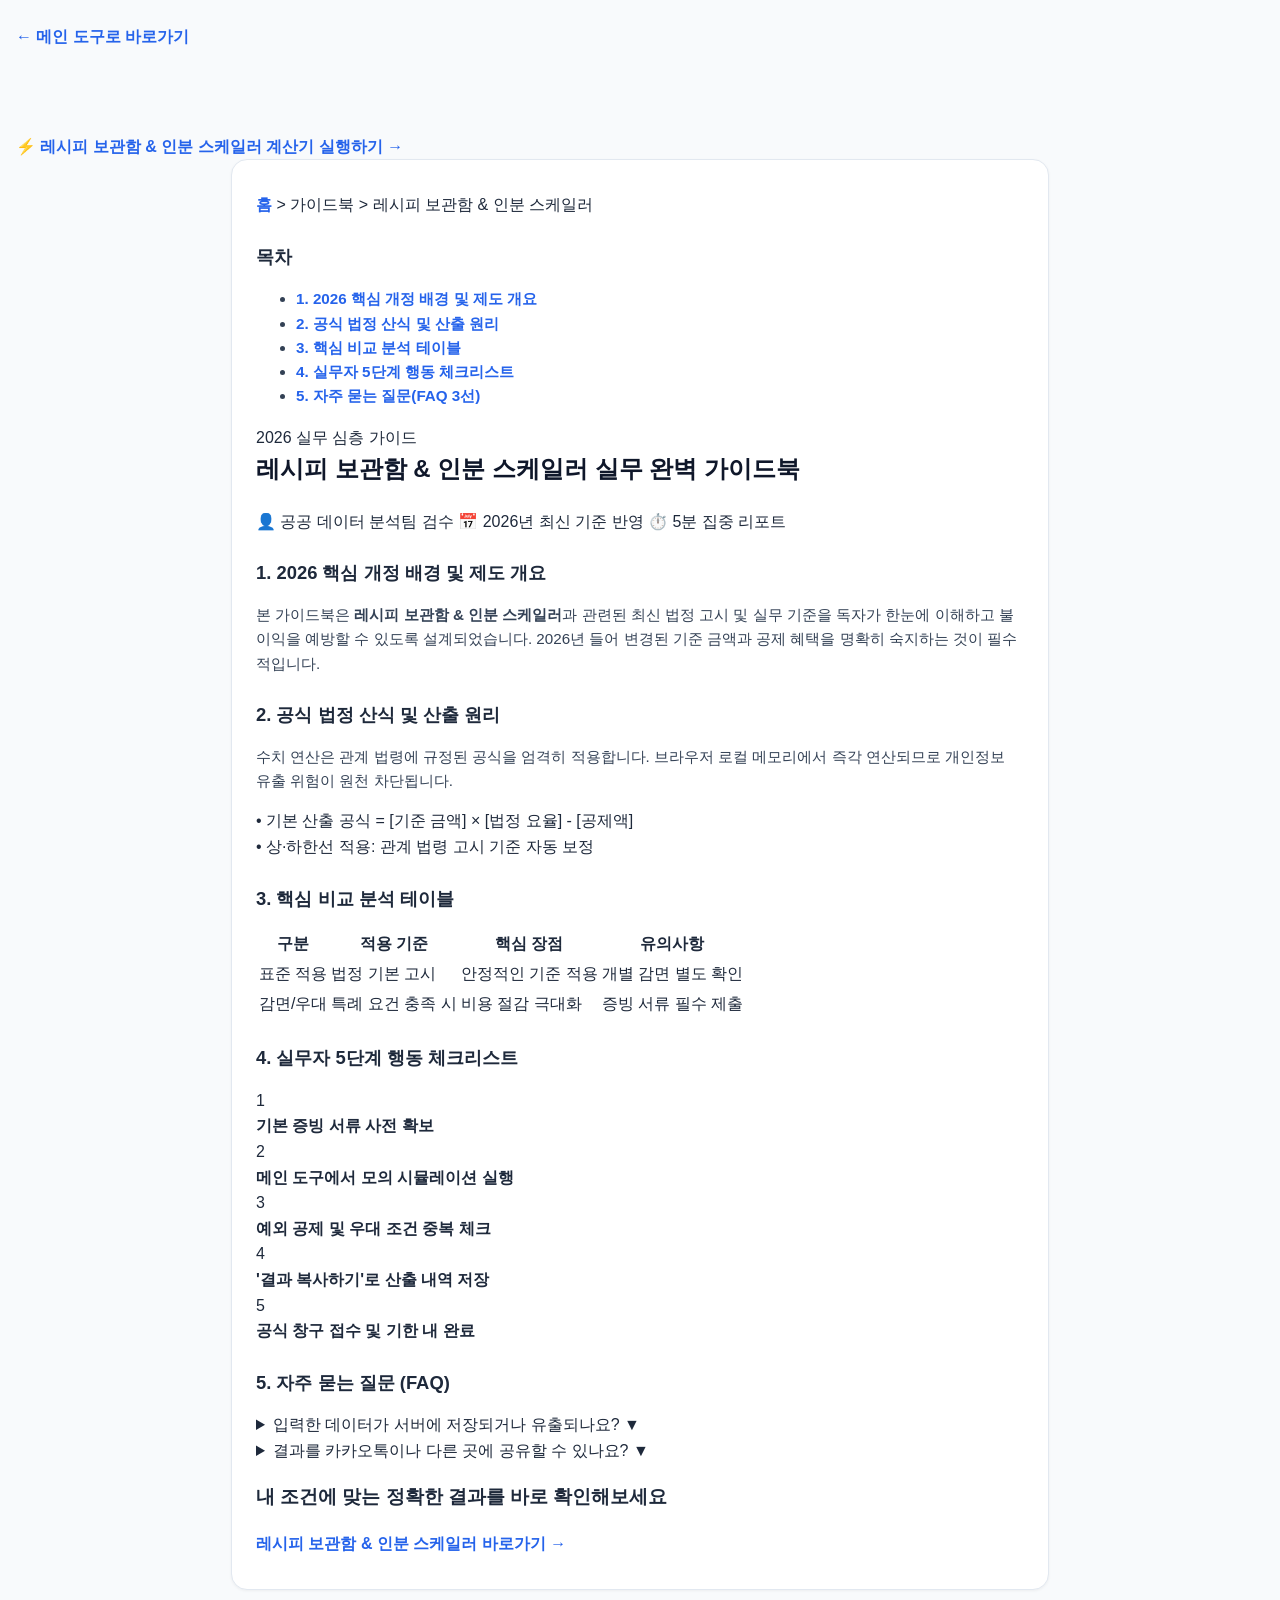
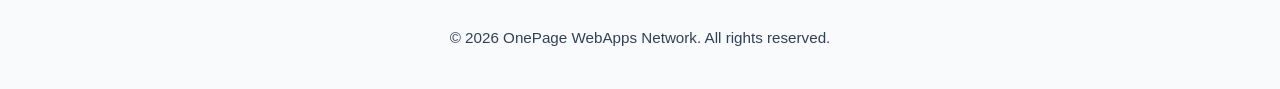
<file: guides/guide.html>
<!DOCTYPE html>
<html lang="ko">
<head>
  <meta charset="UTF-8">
  <meta name="robots" content="noindex, follow">
  <meta name="viewport" content="width=device-width, initial-scale=1.0">
  <title>레시피 보관함 & 인분 스케일러 실무 완벽 가이드 (2026 최신 개정판)</title>
  <meta name="description" content="레시피 보관함 & 인분 스케일러의 2026년 최신 법정 기준, 산출 공식, 실무 체크리스트 및 핵심 FAQ를 집대성한 공식 심층 가이드북입니다.">
  <link rel="canonical" href="https://recipe.enjoy-onepage.com/guides/guide.html">
  <link rel="icon" href="/favicon.ico">
  
  <!-- OpenGraph -->
  <meta property="og:title" content="레시피 보관함 & 인분 스케일러 실무 완벽 가이드 (2026 최신 개정판)">
  <meta property="og:description" content="레시피 보관함 & 인분 스케일러의 최신 공식 기준과 실무 행동 요령을 알기 쉽게 정리했습니다.">
  <meta property="og:url" content="https://recipe.enjoy-onepage.com/guides/guide.html">
  <meta property="og:type" content="article">
  
  <!-- Tailwind CSS -->
  <!-- Google AdSense -->
  <script async src="https://pagead2.googlesyndication.com/pagead/js/adsbygoogle.js?client=ca-pub-2228289204702106" crossorigin="anonymous"></script>
  
  <!-- Layout Shield Style -->
  <style>
    html, body { max-width: 100%; overflow-x: hidden; }
    .manual-ad-box { width: 100%; max-width: 960px; overflow: hidden; margin: 12px auto; }
    .manual-ad-box ins { max-width: 100% !important; overflow: hidden !important; }
  </style>
<style>
  body { margin: 0; font-family: -apple-system, BlinkMacSystemFont, "Segoe UI", Roboto, sans-serif; background: #f8fafc; color: #1e293b; line-height: 1.6; padding: 24px 16px; }
  .wrap, .max-w-2xl, .max-w-3xl, .container, main { max-width: 768px; margin: 0 auto; background: #fff; padding: 32px 24px; border-radius: 16px; border: 1px solid #e2e8f0; box-shadow: 0 1px 3px rgba(0,0,0,0.05); }
  h1 { font-size: 1.5rem; font-weight: 800; margin-top: 0; color: #0f172a; }
  h2 { font-size: 1.15rem; font-weight: 700; margin-top: 24px; color: #1e293b; }
  p, li { font-size: 0.95rem; color: #334155; }
  a { color: #2563eb; text-decoration: none; font-weight: 600; }
  a:hover { text-decoration: underline; }
  .footer, footer { text-align: center; margin-top: 24px; font-size: 0.85rem; color: #64748b; }
</style>
</head>
<body class="bg-gray-50 text-gray-900 font-sans antialiased min-h-screen flex flex-col">

  <!-- 플로팅 메인 계산기 복귀 버튼 -->
  <a href="/" class="fixed bottom-6 right-6 shadow-2xl bg-blue-600 hover:bg-blue-700 text-white font-bold py-3 px-6 rounded-full flex items-center gap-2 z-50 transition transform hover:scale-105 whitespace-nowrap">
    <span>← 메인 도구로 바로가기</span>
  </a>

  <!-- 상단 슬림 배너 (3824727725) -->
  <div class="manual-ad-box text-center">
    <ins class="adsbygoogle"
         style="display:block; height:60px; max-height:60px;"
         data-ad-client="ca-pub-2228289204702106"
         data-ad-slot="3824727725"
         data-ad-format="horizontal"
         data-full-width-responsive="false"></ins>
    <script>(adsbygoogle = window.adsbygoogle || []).push({});</script>
  </div>

  <header class="bg-white border-b border-gray-200">
    <div class="max-w-6xl mx-auto px-4 py-4 flex items-center justify-between">
      <a href="/" class="text-xl font-extrabold text-blue-600 flex items-center gap-2">
        <span>⚡</span> 레시피 보관함 & 인분 스케일러
      </a>
      <a href="/" class="text-sm font-semibold text-blue-600 hover:text-blue-800 transition">
        계산기 실행하기 &rarr;
      </a>
    </div>
  </header>

  <main class="flex-grow max-w-6xl mx-auto px-4 py-8 w-full">
    <nav class="text-xs text-gray-500 mb-6 flex items-center gap-2">
      <a href="/" class="hover:underline">홈</a>
      <span>&gt;</span>
      <span class="text-gray-700 font-medium">가이드북</span>
      <span>&gt;</span>
      <span class="text-gray-900 font-semibold">레시피 보관함 & 인분 스케일러</span>
    </nav>

    <div class="grid grid-cols-1 lg:grid-cols-12 gap-8 items-start">
      <!-- 좌측 목차 (4 cols) -->
      <aside class="lg:col-span-4 space-y-6 lg:sticky lg:top-8">
        <div class="bg-white rounded-2xl p-6 border border-gray-200 shadow-sm">
          <h2 class="text-sm font-bold uppercase tracking-wider text-gray-400 mb-4">목차</h2>
          <ul class="space-y-2.5 text-sm font-medium text-gray-600">
            <li><a href="#section1" class="hover:text-blue-600 block py-1 transition border-l-2 border-transparent hover:border-blue-600 pl-2">1. 2026 핵심 개정 배경 및 제도 개요</a></li>
            <li><a href="#section2" class="hover:text-blue-600 block py-1 transition border-l-2 border-transparent hover:border-blue-600 pl-2">2. 공식 법정 산식 및 산출 원리</a></li>
            <li><a href="#section3" class="hover:text-blue-600 block py-1 transition border-l-2 border-transparent hover:border-blue-600 pl-2">3. 핵심 비교 분석 테이블</a></li>
            <li><a href="#section4" class="hover:text-blue-600 block py-1 transition border-l-2 border-transparent hover:border-blue-600 pl-2">4. 실무자 5단계 행동 체크리스트</a></li>
            <li><a href="#section5" class="hover:text-blue-600 block py-1 transition border-l-2 border-transparent hover:border-blue-600 pl-2">5. 자주 묻는 질문(FAQ 3선)</a></li>
          </ul>
        </div>
      </aside>

      <!-- 우측 본문 (8 cols) -->
      <article class="lg:col-span-8 bg-white rounded-2xl p-6 sm:p-10 border border-gray-200 shadow-sm space-y-8">
        <div>
          <span class="inline-block px-3 py-1 bg-blue-100 text-blue-800 text-xs font-bold rounded-full mb-3">2026 실무 심층 가이드</span>
          <h1 class="text-2xl sm:text-3xl lg:text-4xl font-black text-gray-900 tracking-tight leading-tight">
            레시피 보관함 & 인분 스케일러 실무 완벽 가이드북
          </h1>
          <div class="mt-4 flex flex-wrap items-center gap-4 text-xs text-gray-500 border-b border-gray-100 pb-6">
            <span>👤 공공 데이터 분석팀 검수</span>
            <span>📅 2026년 최신 기준 반영</span>
            <span>⏱️ 5분 집중 리포트</span>
          </div>
        </div>

        <section id="section1" class="space-y-4">
          <h2 class="text-xl font-bold text-gray-900 border-b border-gray-100 pb-2">1. 2026 핵심 개정 배경 및 제도 개요</h2>
          <p class="text-gray-700 leading-relaxed text-sm sm:text-base">
            본 가이드북은 <strong>레시피 보관함 & 인분 스케일러</strong>과 관련된 최신 법정 고시 및 실무 기준을 독자가 한눈에 이해하고 불이익을 예방할 수 있도록 설계되었습니다. 2026년 들어 변경된 기준 금액과 공제 혜택을 명확히 숙지하는 것이 필수적입니다.
          </p>
        </section>

        <section id="section2" class="space-y-4">
          <h2 class="text-xl font-bold text-gray-900 border-b border-gray-100 pb-2">2. 공식 법정 산식 및 산출 원리</h2>
          <p class="text-gray-700 leading-relaxed text-sm sm:text-base">
            수치 연산은 관계 법령에 규정된 공식을 엄격히 적용합니다. 브라우저 로컬 메모리에서 즉각 연산되므로 개인정보 유출 위험이 원천 차단됩니다.
          </p>
          <div class="bg-gray-50 p-5 rounded-xl border border-gray-200 font-mono text-sm text-blue-900 space-y-2">
            <div>• 기본 산출 공식 = [기준 금액] &times; [법정 요율] - [공제액]</div>
            <div>• 상·하한선 적용: 관계 법령 고시 기준 자동 보정</div>
          </div>
        </section>

        <section id="section3" class="space-y-4">
          <h2 class="text-xl font-bold text-gray-900 border-b border-gray-100 pb-2">3. 핵심 비교 분석 테이블</h2>
          <div class="overflow-x-auto">
            <table class="min-w-full text-left text-xs sm:text-sm border border-gray-200 rounded-lg overflow-hidden">
              <thead class="bg-gray-100 text-gray-700 font-bold">
                <tr>
                  <th class="p-3 border-b">구분</th>
                  <th class="p-3 border-b">적용 기준</th>
                  <th class="p-3 border-b">핵심 장점</th>
                  <th class="p-3 border-b">유의사항</th>
                </tr>
              </thead>
              <tbody class="divide-y divide-gray-200 text-gray-600">
                <tr class="hover:bg-gray-50">
                  <td class="p-3 font-semibold text-gray-900">표준 적용</td>
                  <td class="p-3">법정 기본 고시</td>
                  <td class="p-3 text-blue-600 font-medium">안정적인 기준 적용</td>
                  <td class="p-3 text-rose-600">개별 감면 별도 확인</td>
                </tr>
                <tr class="hover:bg-gray-50">
                  <td class="p-3 font-semibold text-gray-900">감면/우대</td>
                  <td class="p-3">특례 요건 충족 시</td>
                  <td class="p-3 text-blue-600 font-medium">비용 절감 극대화</td>
                  <td class="p-3 text-rose-600">증빙 서류 필수 제출</td>
                </tr>
              </tbody>
            </table>
          </div>
        </section>

        <section id="section4" class="space-y-4">
          <h2 class="text-xl font-bold text-gray-900 border-b border-gray-100 pb-2">4. 실무자 5단계 행동 체크리스트</h2>
          <div class="space-y-3">
            <div class="flex items-start gap-3 p-3 bg-gray-50 rounded-xl border border-gray-200">
              <span class="w-6 h-6 rounded-full bg-blue-600 text-white flex items-center justify-center text-xs font-bold shrink-0">1</span>
              <div><strong class="text-gray-900 text-sm">기본 증빙 서류 사전 확보</strong></div>
            </div>
            <div class="flex items-start gap-3 p-3 bg-gray-50 rounded-xl border border-gray-200">
              <span class="w-6 h-6 rounded-full bg-blue-600 text-white flex items-center justify-center text-xs font-bold shrink-0">2</span>
              <div><strong class="text-gray-900 text-sm">메인 도구에서 모의 시뮬레이션 실행</strong></div>
            </div>
            <div class="flex items-start gap-3 p-3 bg-gray-50 rounded-xl border border-gray-200">
              <span class="w-6 h-6 rounded-full bg-blue-600 text-white flex items-center justify-center text-xs font-bold shrink-0">3</span>
              <div><strong class="text-gray-900 text-sm">예외 공제 및 우대 조건 중복 체크</strong></div>
            </div>
            <div class="flex items-start gap-3 p-3 bg-gray-50 rounded-xl border border-gray-200">
              <span class="w-6 h-6 rounded-full bg-blue-600 text-white flex items-center justify-center text-xs font-bold shrink-0">4</span>
              <div><strong class="text-gray-900 text-sm">'결과 복사하기'로 산출 내역 저장</strong></div>
            </div>
            <div class="flex items-start gap-3 p-3 bg-gray-50 rounded-xl border border-gray-200">
              <span class="w-6 h-6 rounded-full bg-blue-600 text-white flex items-center justify-center text-xs font-bold shrink-0">5</span>
              <div><strong class="text-gray-900 text-sm">공식 창구 접수 및 기한 내 완료</strong></div>
            </div>
          </div>
        </section>

        <section id="section5" class="space-y-4">
          <h2 class="text-xl font-bold text-gray-900 border-b border-gray-100 pb-2">5. 자주 묻는 질문 (FAQ)</h2>
          <div class="space-y-3 text-sm">
            <details class="bg-gray-50 p-4 rounded-xl border border-gray-200 group">
              <summary class="font-bold text-gray-800 cursor-pointer list-none flex justify-between items-center">
                <span>입력한 데이터가 서버에 저장되거나 유출되나요?</span>
                <span class="text-blue-600 group-open:rotate-180 transition transform">▼</span>
              </summary>
              <p class="mt-3 text-gray-600 text-xs leading-relaxed">
                아닙니다. 100% 사용자의 PC/스마트폰 브라우저 메모리 안에서만 계산이 이루어지며 외부로 전송되지 않습니다.
              </p>
            </details>
            <details class="bg-gray-50 p-4 rounded-xl border border-gray-200 group">
              <summary class="font-bold text-gray-800 cursor-pointer list-none flex justify-between items-center">
                <span>결과를 카카오톡이나 다른 곳에 공유할 수 있나요?</span>
                <span class="text-blue-600 group-open:rotate-180 transition transform">▼</span>
              </summary>
              <p class="mt-3 text-gray-600 text-xs leading-relaxed">
                '결과 복사하기' 버튼을 누르면 계산 요약본과 바로가기 링크가 클립보드에 복사되어 간편하게 공유할 수 있습니다.
              </p>
            </details>
          </div>
        </section>

        <div class="p-6 bg-blue-50 rounded-2xl border border-blue-200 text-center space-y-3">
          <h3 class="text-lg font-bold text-blue-950">내 조건에 맞는 정확한 결과를 바로 확인해보세요</h3>
          <a href="/" class="inline-block bg-blue-600 hover:bg-blue-700 text-white font-bold py-3 px-8 rounded-xl text-sm transition shadow-md whitespace-nowrap">
            레시피 보관함 & 인분 스케일러 바로가기 &rarr;
          </a>
        </div>
      </article>
    </div>
  </main>

  <!-- 하단 대형 배너 (3416334507) -->
  <div class="manual-ad-box text-center mt-8 mb-4">
    <ins class="adsbygoogle"
         style="display:block"
         data-ad-client="ca-pub-2228289204702106"
         data-ad-slot="3416334507"
         data-ad-format="auto"
         data-full-width-responsive="true"></ins>
    <script>(adsbygoogle = window.adsbygoogle || []).push({});</script>
  </div>

  <footer class="bg-white border-t border-gray-200 py-8 mt-auto">
    <div class="max-w-6xl mx-auto px-4 text-center text-xs text-gray-500">
      <p>&copy; 2026 OnePage WebApps Network. All rights reserved.</p>
    </div>
  </footer>

</body>
</html>
</file>
<file: style.css>
*,::backdrop,:after,:before{--tw-border-spacing-x:0;--tw-border-spacing-y:0;--tw-translate-x:0;--tw-translate-y:0;--tw-rotate:0;--tw-skew-x:0;--tw-skew-y:0;--tw-scale-x:1;--tw-scale-y:1;--tw-pan-x: ;--tw-pan-y: ;--tw-pinch-zoom: ;--tw-scroll-snap-strictness:proximity;--tw-gradient-from-position: ;--tw-gradient-via-position: ;--tw-gradient-to-position: ;--tw-ordinal: ;--tw-slashed-zero: ;--tw-numeric-figure: ;--tw-numeric-spacing: ;--tw-numeric-fraction: ;--tw-ring-inset: ;--tw-ring-offset-width:0px;--tw-ring-offset-color:#fff;--tw-ring-color:#3b82f680;--tw-ring-offset-shadow:0 0 #0000;--tw-ring-shadow:0 0 #0000;--tw-shadow:0 0 #0000;--tw-shadow-colored:0 0 #0000;--tw-blur: ;--tw-brightness: ;--tw-contrast: ;--tw-grayscale: ;--tw-hue-rotate: ;--tw-invert: ;--tw-saturate: ;--tw-sepia: ;--tw-drop-shadow: ;--tw-backdrop-blur: ;--tw-backdrop-brightness: ;--tw-backdrop-contrast: ;--tw-backdrop-grayscale: ;--tw-backdrop-hue-rotate: ;--tw-backdrop-invert: ;--tw-backdrop-opacity: ;--tw-backdrop-saturate: ;--tw-backdrop-sepia: ;--tw-contain-size: ;--tw-contain-layout: ;--tw-contain-paint: ;--tw-contain-style: }/*! tailwindcss v3.4.17 | MIT License | https://tailwindcss.com*/*,:after,:before{box-sizing:border-box;border:0 solid #e5e7eb}:after,:before{--tw-content:""}:host,html{line-height:1.5;-webkit-text-size-adjust:100%;tab-size:4;font-family:ui-sans-serif,system-ui,sans-serif,Apple Color Emoji,Segoe UI Emoji,Segoe UI Symbol,Noto Color Emoji;font-feature-settings:normal;font-variation-settings:normal;-webkit-tap-highlight-color:transparent}body{margin:0;line-height:inherit}hr{height:0;color:inherit;border-top-width:1px}abbr:where([title]){-webkit-text-decoration:underline dotted;text-decoration:underline dotted}h1,h2,h3,h4,h5,h6{font-size:inherit;font-weight:inherit}a{color:inherit;text-decoration:inherit}b,strong{font-weight:bolder}code,kbd,pre,samp{font-family:ui-monospace,SFMono-Regular,Menlo,Monaco,Consolas,Liberation Mono,Courier New,monospace;font-feature-settings:normal;font-variation-settings:normal;font-size:1em}small{font-size:80%}sub,sup{font-size:75%;line-height:0;position:relative;vertical-align:initial}sub{bottom:-.25em}sup{top:-.5em}table{text-indent:0;border-color:inherit;border-collapse:collapse}button,input,optgroup,select,textarea{font-family:inherit;font-feature-settings:inherit;font-variation-settings:inherit;font-size:100%;font-weight:inherit;line-height:inherit;letter-spacing:inherit;color:inherit;margin:0;padding:0}button,select{text-transform:none}button,input:where([type=button]),input:where([type=reset]),input:where([type=submit]){-webkit-appearance:button;background-color:initial;background-image:none}:-moz-focusring{outline:auto}:-moz-ui-invalid{box-shadow:none}progress{vertical-align:initial}::-webkit-inner-spin-button,::-webkit-outer-spin-button{height:auto}[type=search]{-webkit-appearance:textfield;outline-offset:-2px}::-webkit-search-decoration{-webkit-appearance:none}::-webkit-file-upload-button{-webkit-appearance:button;font:inherit}summary{display:list-item}blockquote,dd,dl,figure,h1,h2,h3,h4,h5,h6,hr,p,pre{margin:0}fieldset{margin:0}fieldset,legend{padding:0}menu,ol,ul{list-style:none;margin:0;padding:0}dialog{padding:0}textarea{resize:vertical}input::placeholder,textarea::placeholder{opacity:1;color:#9ca3af}[role=button],button{cursor:pointer}:disabled{cursor:default}audio,canvas,embed,iframe,img,object,svg,video{display:block;vertical-align:middle}img,video{max-width:100%;height:auto}[hidden]:where(:not([hidden=until-found])){display:none}.container{width:100%}@media (min-width:640px){.container{max-width:640px}}@media (min-width:768px){.container{max-width:768px}}@media (min-width:1024px){.container{max-width:1024px}}@media (min-width:1280px){.container{max-width:1280px}}@media (min-width:1536px){.container{max-width:1536px}}.pointer-events-none{pointer-events:none}.fixed{position:fixed}.sticky{position:sticky}.bottom-6{bottom:1.5rem}.left-1\/2{left:50%}.right-6{right:1.5rem}.top-0{top:0}.z-40{z-index:40}.z-50{z-index:50}.mx-auto{margin-left:auto;margin-right:auto}.my-6{margin-top:1.5rem;margin-bottom:1.5rem}.my-8{margin-top:2rem;margin-bottom:2rem}.mb-1{margin-bottom:.25rem}.mb-2{margin-bottom:.5rem}.mb-3{margin-bottom:.75rem}.mb-4{margin-bottom:1rem}.mb-6{margin-bottom:1.5rem}.mb-8{margin-bottom:2rem}.mr-1{margin-right:.25rem}.mt-0\.5{margin-top:.125rem}.mt-1{margin-top:.25rem}.mt-3{margin-top:.75rem}.mt-4{margin-top:1rem}.mt-8{margin-top:2rem}.mt-auto{margin-top:auto}.block{display:block}.inline-block{display:inline-block}.flex{display:flex}.inline-flex{display:inline-flex}.table{display:table}.grid{display:grid}.hidden{display:none}.h-6{height:1.5rem}.h-8{height:2rem}.max-h-\[380px\]{max-height:380px}.min-h-screen{min-height:100vh}.w-6{width:1.5rem}.w-8{width:2rem}.w-full{width:100%}.min-w-\[150px\]{min-width:150px}.min-w-full{min-width:100%}.max-w-4xl{max-width:56rem}.max-w-6xl{max-width:72rem}.flex-shrink-0,.shrink-0{flex-shrink:0}.flex-grow{flex-grow:1}.-translate-x-1\/2{--tw-translate-x:-50%}.-translate-x-1\/2,.transform{transform:translate(var(--tw-translate-x),var(--tw-translate-y)) rotate(var(--tw-rotate)) skewX(var(--tw-skew-x)) skewY(var(--tw-skew-y)) scaleX(var(--tw-scale-x)) scaleY(var(--tw-scale-y))}.cursor-pointer{cursor:pointer}.resize-none{resize:none}.list-none{list-style-type:none}.grid-cols-1{grid-template-columns:repeat(1,minmax(0,1fr))}.grid-cols-2{grid-template-columns:repeat(2,minmax(0,1fr))}.grid-cols-4{grid-template-columns:repeat(4,minmax(0,1fr))}.flex-col{flex-direction:column}.flex-wrap{flex-wrap:wrap}.items-start{align-items:flex-start}.items-center{align-items:center}.justify-center{justify-content:center}.justify-between{justify-content:space-between}.gap-1\.5{gap:.375rem}.gap-2{gap:.5rem}.gap-3{gap:.75rem}.gap-4{gap:1rem}.gap-6{gap:1.5rem}.gap-8{gap:2rem}.space-y-1\.5>:not([hidden])~:not([hidden]){--tw-space-y-reverse:0;margin-top:calc(.375rem*(1 - var(--tw-space-y-reverse)));margin-bottom:calc(.375rem*var(--tw-space-y-reverse))}.space-y-2>:not([hidden])~:not([hidden]){--tw-space-y-reverse:0;margin-top:calc(.5rem*(1 - var(--tw-space-y-reverse)));margin-bottom:calc(.5rem*var(--tw-space-y-reverse))}.space-y-2\.5>:not([hidden])~:not([hidden]){--tw-space-y-reverse:0;margin-top:calc(.625rem*(1 - var(--tw-space-y-reverse)));margin-bottom:calc(.625rem*var(--tw-space-y-reverse))}.space-y-3>:not([hidden])~:not([hidden]){--tw-space-y-reverse:0;margin-top:calc(.75rem*(1 - var(--tw-space-y-reverse)));margin-bottom:calc(.75rem*var(--tw-space-y-reverse))}.space-y-4>:not([hidden])~:not([hidden]){--tw-space-y-reverse:0;margin-top:calc(1rem*(1 - var(--tw-space-y-reverse)));margin-bottom:calc(1rem*var(--tw-space-y-reverse))}.space-y-6>:not([hidden])~:not([hidden]){--tw-space-y-reverse:0;margin-top:calc(1.5rem*(1 - var(--tw-space-y-reverse)));margin-bottom:calc(1.5rem*var(--tw-space-y-reverse))}.space-y-8>:not([hidden])~:not([hidden]){--tw-space-y-reverse:0;margin-top:calc(2rem*(1 - var(--tw-space-y-reverse)));margin-bottom:calc(2rem*var(--tw-space-y-reverse))}.divide-y>:not([hidden])~:not([hidden]){--tw-divide-y-reverse:0;border-top-width:calc(1px*(1 - var(--tw-divide-y-reverse)));border-bottom-width:calc(1px*var(--tw-divide-y-reverse))}.divide-gray-200>:not([hidden])~:not([hidden]){--tw-divide-opacity:1;border-color:rgb(229 231 235/var(--tw-divide-opacity,1))}.overflow-hidden{overflow:hidden}.overflow-x-auto{overflow-x:auto}.overflow-y-auto{overflow-y:auto}.whitespace-nowrap{white-space:nowrap}.rounded-2xl{border-radius:1rem}.rounded-full{border-radius:9999px}.rounded-lg{border-radius:.5rem}.rounded-xl{border-radius:.75rem}.border{border-width:1px}.border-b{border-bottom-width:1px}.border-l-2{border-left-width:2px}.border-t{border-top-width:1px}.border-blue-100{--tw-border-opacity:1;border-color:rgb(219 234 254/var(--tw-border-opacity,1))}.border-blue-200{--tw-border-opacity:1;border-color:rgb(191 219 254/var(--tw-border-opacity,1))}.border-blue-200\/80{border-color:#bfdbfecc}.border-gray-100{--tw-border-opacity:1;border-color:rgb(243 244 246/var(--tw-border-opacity,1))}.border-gray-200{--tw-border-opacity:1;border-color:rgb(229 231 235/var(--tw-border-opacity,1))}.border-slate-100{--tw-border-opacity:1;border-color:rgb(241 245 249/var(--tw-border-opacity,1))}.border-slate-200{--tw-border-opacity:1;border-color:rgb(226 232 240/var(--tw-border-opacity,1))}.border-transparent{border-color:#0000}.bg-blue-100{--tw-bg-opacity:1;background-color:rgb(219 234 254/var(--tw-bg-opacity,1))}.bg-blue-50{--tw-bg-opacity:1;background-color:rgb(239 246 255/var(--tw-bg-opacity,1))}.bg-blue-50\/50{background-color:#eff6ff80}.bg-blue-600{--tw-bg-opacity:1;background-color:rgb(37 99 235/var(--tw-bg-opacity,1))}.bg-emerald-600{--tw-bg-opacity:1;background-color:rgb(5 150 105/var(--tw-bg-opacity,1))}.bg-gray-100{--tw-bg-opacity:1;background-color:rgb(243 244 246/var(--tw-bg-opacity,1))}.bg-gray-50{--tw-bg-opacity:1;background-color:rgb(249 250 251/var(--tw-bg-opacity,1))}.bg-gray-900{--tw-bg-opacity:1;background-color:rgb(17 24 39/var(--tw-bg-opacity,1))}.bg-orange-100{--tw-bg-opacity:1;background-color:rgb(255 237 213/var(--tw-bg-opacity,1))}.bg-orange-50{--tw-bg-opacity:1;background-color:rgb(255 247 237/var(--tw-bg-opacity,1))}.bg-orange-500{--tw-bg-opacity:1;background-color:rgb(249 115 22/var(--tw-bg-opacity,1))}.bg-orange-600{--tw-bg-opacity:1;background-color:rgb(234 88 12/var(--tw-bg-opacity,1))}.bg-slate-50{--tw-bg-opacity:1;background-color:rgb(248 250 252/var(--tw-bg-opacity,1))}.bg-slate-50\/50{background-color:#f8fafc80}.bg-slate-900\/90{background-color:#0f172ae6}.bg-white{--tw-bg-opacity:1;background-color:rgb(255 255 255/var(--tw-bg-opacity,1))}.bg-gradient-to-r{background-image:linear-gradient(to right,var(--tw-gradient-stops))}.from-blue-50{--tw-gradient-from:#eff6ff var(--tw-gradient-from-position);--tw-gradient-to:#eff6ff00 var(--tw-gradient-to-position);--tw-gradient-stops:var(--tw-gradient-from),var(--tw-gradient-to)}.to-indigo-50{--tw-gradient-to:#eef2ff var(--tw-gradient-to-position)}.p-2\.5{padding:.625rem}.p-3{padding:.75rem}.p-4{padding:1rem}.p-5{padding:1.25rem}.p-6{padding:1.5rem}.px-3{padding-left:.75rem;padding-right:.75rem}.px-3\.5{padding-left:.875rem;padding-right:.875rem}.px-4{padding-left:1rem;padding-right:1rem}.px-5{padding-left:1.25rem;padding-right:1.25rem}.px-6{padding-left:1.5rem;padding-right:1.5rem}.px-8{padding-left:2rem;padding-right:2rem}.py-1{padding-top:.25rem;padding-bottom:.25rem}.py-1\.5{padding-top:.375rem;padding-bottom:.375rem}.py-10{padding-top:2.5rem;padding-bottom:2.5rem}.py-2{padding-top:.5rem;padding-bottom:.5rem}.py-2\.5{padding-top:.625rem;padding-bottom:.625rem}.py-3{padding-top:.75rem;padding-bottom:.75rem}.py-4{padding-top:1rem;padding-bottom:1rem}.py-6{padding-top:1.5rem;padding-bottom:1.5rem}.py-8{padding-top:2rem;padding-bottom:2rem}.pb-2{padding-bottom:.5rem}.pb-3{padding-bottom:.75rem}.pb-4{padding-bottom:1rem}.pb-6{padding-bottom:1.5rem}.pl-2{padding-left:.5rem}.pr-1{padding-right:.25rem}.pt-2{padding-top:.5rem}.pt-3{padding-top:.75rem}.pt-4{padding-top:1rem}.pt-6{padding-top:1.5rem}.text-left{text-align:left}.text-center{text-align:center}.font-mono{font-family:ui-monospace,SFMono-Regular,Menlo,Monaco,Consolas,Liberation Mono,Courier New,monospace}.font-sans{font-family:ui-sans-serif,system-ui,sans-serif,Apple Color Emoji,Segoe UI Emoji,Segoe UI Symbol,Noto Color Emoji}.text-2xl{font-size:1.5rem;line-height:2rem}.text-\[11px\]{font-size:11px}.text-base{font-size:1rem;line-height:1.5rem}.text-lg{font-size:1.125rem;line-height:1.75rem}.text-sm{font-size:.875rem;line-height:1.25rem}.text-xl{font-size:1.25rem;line-height:1.75rem}.text-xs{font-size:.75rem;line-height:1rem}.font-black{font-weight:900}.font-bold{font-weight:700}.font-extrabold{font-weight:800}.font-medium{font-weight:500}.font-semibold{font-weight:600}.uppercase{text-transform:uppercase}.leading-relaxed{line-height:1.625}.leading-snug{line-height:1.375}.leading-tight{line-height:1.25}.tracking-tight{letter-spacing:-.025em}.tracking-wider{letter-spacing:.05em}.text-blue-600{--tw-text-opacity:1;color:rgb(37 99 235/var(--tw-text-opacity,1))}.text-blue-800{--tw-text-opacity:1;color:rgb(30 64 175/var(--tw-text-opacity,1))}.text-blue-900{--tw-text-opacity:1;color:rgb(30 58 138/var(--tw-text-opacity,1))}.text-blue-950{--tw-text-opacity:1;color:rgb(23 37 84/var(--tw-text-opacity,1))}.text-gray-400{--tw-text-opacity:1;color:rgb(156 163 175/var(--tw-text-opacity,1))}.text-gray-500{--tw-text-opacity:1;color:rgb(107 114 128/var(--tw-text-opacity,1))}.text-gray-600{--tw-text-opacity:1;color:rgb(75 85 99/var(--tw-text-opacity,1))}.text-gray-700{--tw-text-opacity:1;color:rgb(55 65 81/var(--tw-text-opacity,1))}.text-gray-800{--tw-text-opacity:1;color:rgb(31 41 55/var(--tw-text-opacity,1))}.text-gray-900{--tw-text-opacity:1;color:rgb(17 24 39/var(--tw-text-opacity,1))}.text-orange-400{--tw-text-opacity:1;color:rgb(251 146 60/var(--tw-text-opacity,1))}.text-orange-600{--tw-text-opacity:1;color:rgb(234 88 12/var(--tw-text-opacity,1))}.text-orange-700{--tw-text-opacity:1;color:rgb(194 65 12/var(--tw-text-opacity,1))}.text-orange-800{--tw-text-opacity:1;color:rgb(154 52 18/var(--tw-text-opacity,1))}.text-rose-600{--tw-text-opacity:1;color:rgb(225 29 72/var(--tw-text-opacity,1))}.text-slate-400{--tw-text-opacity:1;color:rgb(148 163 184/var(--tw-text-opacity,1))}.text-slate-500{--tw-text-opacity:1;color:rgb(100 116 139/var(--tw-text-opacity,1))}.text-slate-600{--tw-text-opacity:1;color:rgb(71 85 105/var(--tw-text-opacity,1))}.text-slate-700{--tw-text-opacity:1;color:rgb(51 65 85/var(--tw-text-opacity,1))}.text-slate-800{--tw-text-opacity:1;color:rgb(30 41 59/var(--tw-text-opacity,1))}.text-slate-900{--tw-text-opacity:1;color:rgb(15 23 42/var(--tw-text-opacity,1))}.text-white{--tw-text-opacity:1;color:rgb(255 255 255/var(--tw-text-opacity,1))}.antialiased{-webkit-font-smoothing:antialiased;-moz-osx-font-smoothing:grayscale}.opacity-0{opacity:0}.opacity-100{opacity:1}.shadow-2xl{--tw-shadow:0 25px 50px -12px #00000040;--tw-shadow-colored:0 25px 50px -12px var(--tw-shadow-color)}.shadow-2xl,.shadow-md{box-shadow:var(--tw-ring-offset-shadow,0 0 #0000),var(--tw-ring-shadow,0 0 #0000),var(--tw-shadow)}.shadow-md{--tw-shadow:0 4px 6px -1px #0000001a,0 2px 4px -2px #0000001a;--tw-shadow-colored:0 4px 6px -1px var(--tw-shadow-color),0 2px 4px -2px var(--tw-shadow-color)}.shadow-sm{--tw-shadow:0 1px 2px 0 #0000000d;--tw-shadow-colored:0 1px 2px 0 var(--tw-shadow-color)}.shadow-sm,.shadow-xl{box-shadow:var(--tw-ring-offset-shadow,0 0 #0000),var(--tw-ring-shadow,0 0 #0000),var(--tw-shadow)}.shadow-xl{--tw-shadow:0 20px 25px -5px #0000001a,0 8px 10px -6px #0000001a;--tw-shadow-colored:0 20px 25px -5px var(--tw-shadow-color),0 8px 10px -6px var(--tw-shadow-color)}.outline{outline-style:solid}.transition{transition-property:color,background-color,border-color,text-decoration-color,fill,stroke,opacity,box-shadow,transform,filter,-webkit-backdrop-filter;transition-property:color,background-color,border-color,text-decoration-color,fill,stroke,opacity,box-shadow,transform,filter,backdrop-filter;transition-property:color,background-color,border-color,text-decoration-color,fill,stroke,opacity,box-shadow,transform,filter,backdrop-filter,-webkit-backdrop-filter;transition-timing-function:cubic-bezier(.4,0,.2,1);transition-duration:.15s}.transition-opacity{transition-property:opacity;transition-timing-function:cubic-bezier(.4,0,.2,1);transition-duration:.15s}.duration-300{transition-duration:.3s}.hover\:scale-105:hover{--tw-scale-x:1.05;--tw-scale-y:1.05;transform:translate(var(--tw-translate-x),var(--tw-translate-y)) rotate(var(--tw-rotate)) skewX(var(--tw-skew-x)) skewY(var(--tw-skew-y)) scaleX(var(--tw-scale-x)) scaleY(var(--tw-scale-y))}.hover\:border-blue-600:hover{--tw-border-opacity:1;border-color:rgb(37 99 235/var(--tw-border-opacity,1))}.hover\:bg-blue-700:hover{--tw-bg-opacity:1;background-color:rgb(29 78 216/var(--tw-bg-opacity,1))}.hover\:bg-emerald-700:hover{--tw-bg-opacity:1;background-color:rgb(4 120 87/var(--tw-bg-opacity,1))}.hover\:bg-gray-50:hover{--tw-bg-opacity:1;background-color:rgb(249 250 251/var(--tw-bg-opacity,1))}.hover\:bg-orange-100:hover{--tw-bg-opacity:1;background-color:rgb(255 237 213/var(--tw-bg-opacity,1))}.hover\:bg-orange-50:hover{--tw-bg-opacity:1;background-color:rgb(255 247 237/var(--tw-bg-opacity,1))}.hover\:text-blue-600:hover{--tw-text-opacity:1;color:rgb(37 99 235/var(--tw-text-opacity,1))}.hover\:text-blue-800:hover{--tw-text-opacity:1;color:rgb(30 64 175/var(--tw-text-opacity,1))}.hover\:text-orange-600:hover{--tw-text-opacity:1;color:rgb(234 88 12/var(--tw-text-opacity,1))}.hover\:underline:hover{text-decoration-line:underline}.hover\:shadow:hover{--tw-shadow:0 1px 3px 0 #0000001a,0 1px 2px -1px #0000001a;--tw-shadow-colored:0 1px 3px 0 var(--tw-shadow-color),0 1px 2px -1px var(--tw-shadow-color);box-shadow:var(--tw-ring-offset-shadow,0 0 #0000),var(--tw-ring-shadow,0 0 #0000),var(--tw-shadow)}.focus\:outline-none:focus{outline:2px solid #0000;outline-offset:2px}.focus\:ring-2:focus{--tw-ring-offset-shadow:var(--tw-ring-inset) 0 0 0 var(--tw-ring-offset-width) var(--tw-ring-offset-color);--tw-ring-shadow:var(--tw-ring-inset) 0 0 0 calc(2px + var(--tw-ring-offset-width)) var(--tw-ring-color);box-shadow:var(--tw-ring-offset-shadow),var(--tw-ring-shadow),var(--tw-shadow,0 0 #0000)}.focus\:ring-orange-500:focus{--tw-ring-opacity:1;--tw-ring-color:rgb(249 115 22/var(--tw-ring-opacity,1))}.group[open] .group-open\:rotate-180{--tw-rotate:180deg;transform:translate(var(--tw-translate-x),var(--tw-translate-y)) rotate(var(--tw-rotate)) skewX(var(--tw-skew-x)) skewY(var(--tw-skew-y)) scaleX(var(--tw-scale-x)) scaleY(var(--tw-scale-y))}@media (min-width:640px){.sm\:w-auto{width:auto}.sm\:flex-row{flex-direction:row}.sm\:p-10{padding:2.5rem}.sm\:p-4{padding:1rem}.sm\:p-8{padding:2rem}.sm\:text-3xl{font-size:1.875rem;line-height:2.25rem}.sm\:text-base{font-size:1rem;line-height:1.5rem}.sm\:text-sm{font-size:.875rem;line-height:1.25rem}}@media (min-width:768px){.md\:flex-row{flex-direction:row}.md\:items-center{align-items:center}}@media (min-width:1024px){.lg\:sticky{position:sticky}.lg\:top-8{top:2rem}.lg\:col-span-4{grid-column:span 4/span 4}.lg\:col-span-5{grid-column:span 5/span 5}.lg\:col-span-7{grid-column:span 7/span 7}.lg\:col-span-8{grid-column:span 8/span 8}.lg\:grid-cols-12{grid-template-columns:repeat(12,minmax(0,1fr))}.lg\:text-4xl{font-size:2.25rem;line-height:2.5rem}}@media (prefers-color-scheme:dark){.dark\:border-slate-700{--tw-border-opacity:1;border-color:rgb(51 65 85/var(--tw-border-opacity,1))}.dark\:from-slate-800{--tw-gradient-from:#1e293b var(--tw-gradient-from-position);--tw-gradient-to:#1e293b00 var(--tw-gradient-to-position);--tw-gradient-stops:var(--tw-gradient-from),var(--tw-gradient-to)}.dark\:to-slate-800\/80{--tw-gradient-to:#1e293bcc var(--tw-gradient-to-position)}.dark\:text-blue-400{--tw-text-opacity:1;color:rgb(96 165 250/var(--tw-text-opacity,1))}.dark\:text-slate-100{--tw-text-opacity:1;color:rgb(241 245 249/var(--tw-text-opacity,1))}}
</file>
